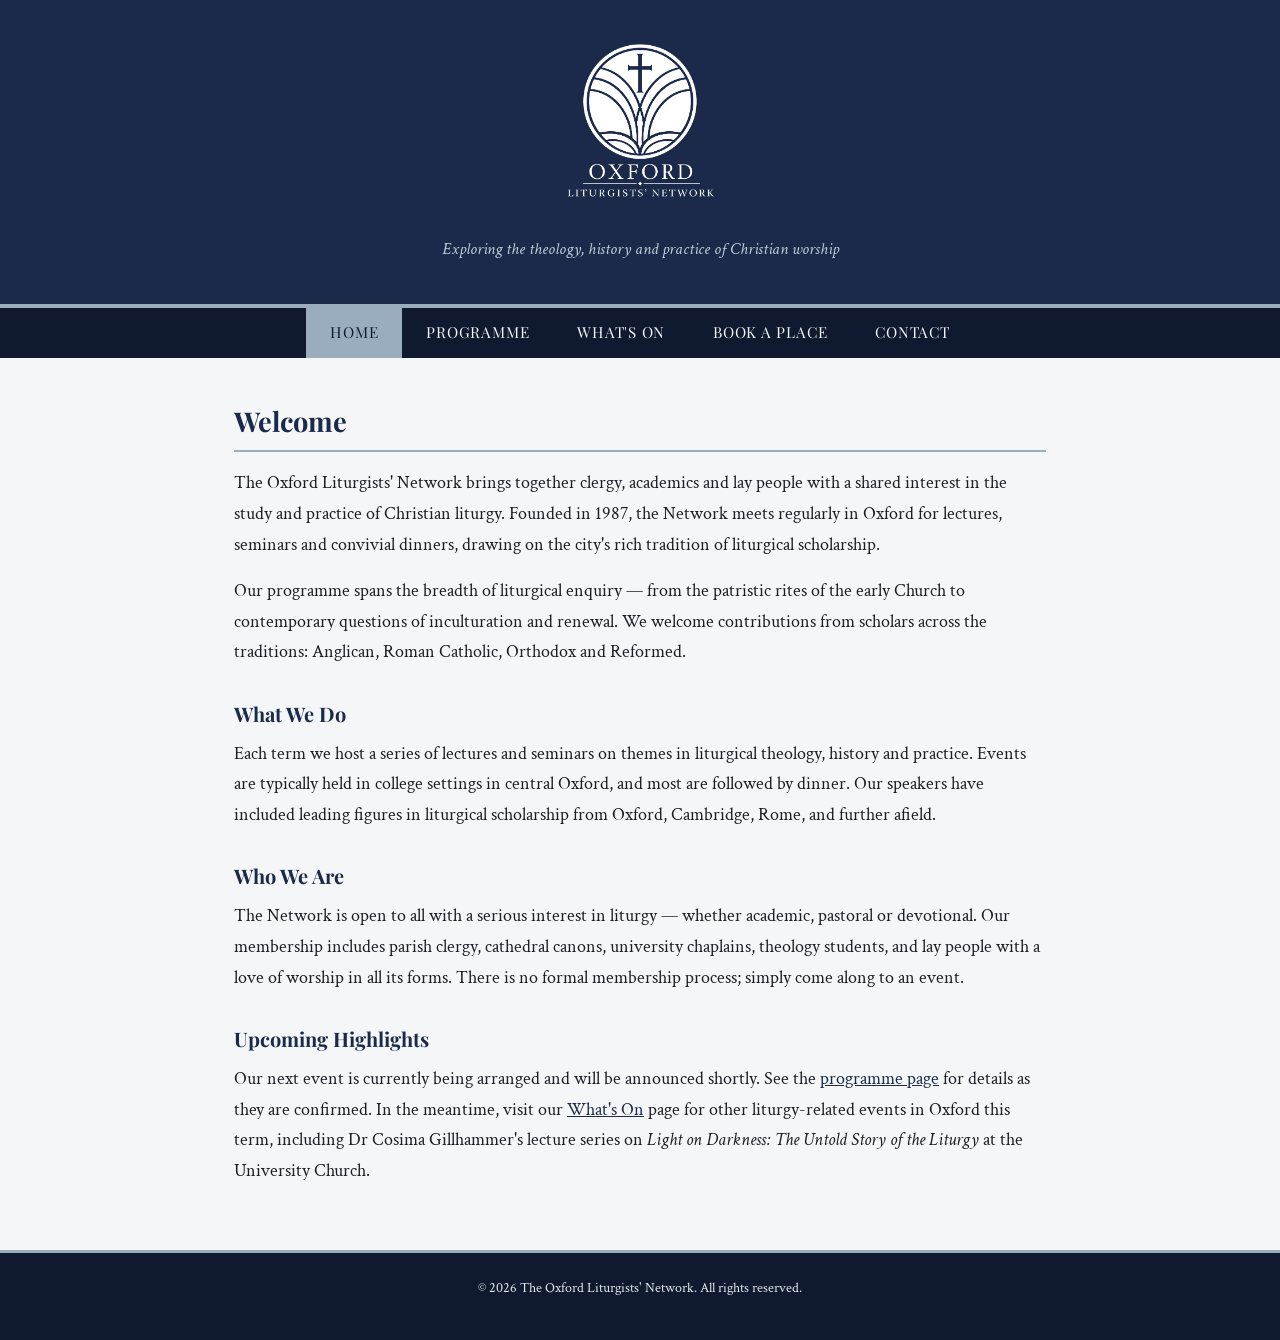
<file: index.html>
<!DOCTYPE html>
<html lang="en">
<head>
  <meta charset="UTF-8">
  <meta name="viewport" content="width=device-width, initial-scale=1.0">
  <title>Oxford Liturgists' Network</title>
  <link rel="stylesheet" href="style.css">
</head>
<body>

<header>
  <a href="index.html"><img src="oln-logo-white.png" alt="Oxford Liturgists' Network" class="logo"></a>
  <p class="subtitle">Exploring the theology, history and practice of Christian worship</p>
</header>

<nav>
  <ul>
    <li><a href="index.html" class="active">Home</a></li>
    <li><a href="events.html">Programme</a></li>
    <li><a href="whatson.html">What's On</a></li>
    <li><a href="booking.html">Book a Place</a></li>
    <li><a href="contact.html">Contact</a></li>
  </ul>
</nav>

<main>
  <h2>Welcome</h2>

  <p>The Oxford Liturgists' Network brings together clergy, academics and lay people with a shared interest in the study and practice of Christian liturgy. Founded in 1987, the Network meets regularly in Oxford for lectures, seminars and convivial dinners, drawing on the city's rich tradition of liturgical scholarship.</p>

  <p>Our programme spans the breadth of liturgical enquiry — from the patristic rites of the early Church to contemporary questions of inculturation and renewal. We welcome contributions from scholars across the traditions: Anglican, Roman Catholic, Orthodox and Reformed.</p>

  <h3>What We Do</h3>

  <p>Each term we host a series of lectures and seminars on themes in liturgical theology, history and practice. Events are typically held in college settings in central Oxford, and most are followed by dinner. Our speakers have included leading figures in liturgical scholarship from Oxford, Cambridge, Rome, and further afield.</p>

  <h3>Who We Are</h3>

  <p>The Network is open to all with a serious interest in liturgy — whether academic, pastoral or devotional. Our membership includes parish clergy, cathedral canons, university chaplains, theology students, and lay people with a love of worship in all its forms. There is no formal membership process; simply come along to an event.</p>

  <h3>Upcoming Highlights</h3>

  <p>Our next event is currently being arranged and will be announced shortly. See the <a href="events.html">programme page</a> for details as they are confirmed. In the meantime, visit our <a href="whatson.html">What's On</a> page for other liturgy-related events in Oxford this term, including Dr Cosima Gillhammer's lecture series on <em>Light on Darkness: The Untold Story of the Liturgy</em> at the University Church.</p>
</main>

<footer>
  <p>&copy; 2026 The Oxford Liturgists' Network. All rights reserved.</p>
</footer>

</body>
</html>
</file>
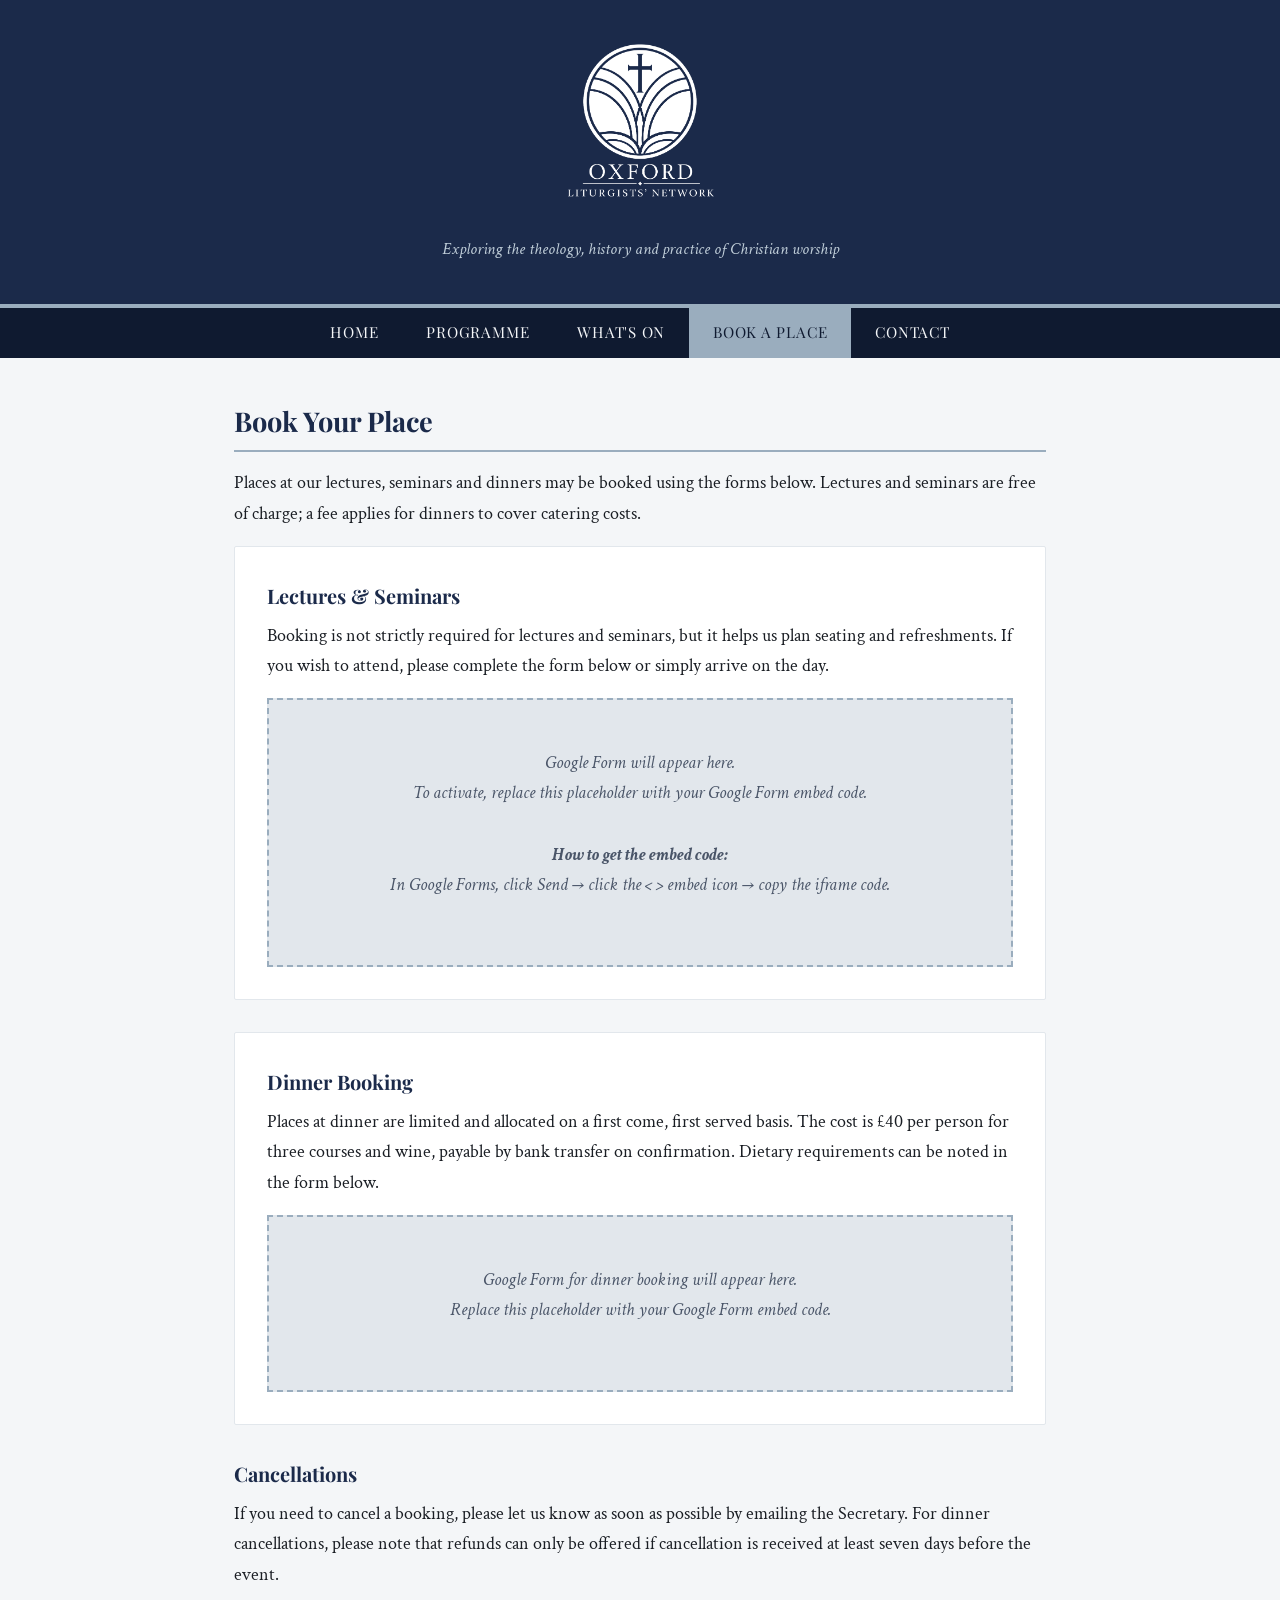
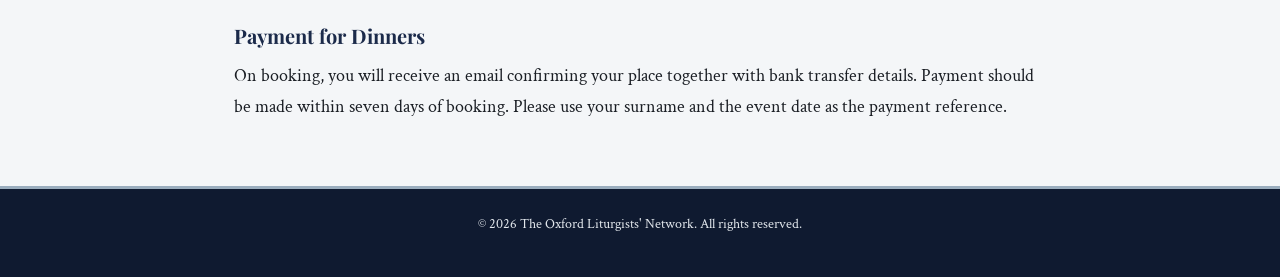
<file: booking.html>
<!DOCTYPE html>
<html lang="en">
<head>
  <meta charset="UTF-8">
  <meta name="viewport" content="width=device-width, initial-scale=1.0">
  <title>Book a Place — Oxford Liturgists' Network</title>
  <link rel="stylesheet" href="style.css">
</head>
<body>

<header>
  <a href="index.html"><img src="oln-logo-white.png" alt="Oxford Liturgists' Network" class="logo"></a>
  <p class="subtitle">Exploring the theology, history and practice of Christian worship</p>
</header>

<nav>
  <ul>
    <li><a href="index.html">Home</a></li>
    <li><a href="events.html">Programme</a></li>
    <li><a href="whatson.html">What's On</a></li>
    <li><a href="booking.html" class="active">Book a Place</a></li>
    <li><a href="contact.html">Contact</a></li>
  </ul>
</nav>

<main>
  <h2>Book Your Place</h2>

  <p>Places at our lectures, seminars and dinners may be booked using the forms below. Lectures and seminars are free of charge; a fee applies for dinners to cover catering costs.</p>

  <div class="booking-section">
    <h3>Lectures &amp; Seminars</h3>
    <p>Booking is not strictly required for lectures and seminars, but it helps us plan seating and refreshments. If you wish to attend, please complete the form below or simply arrive on the day.</p>

    <div class="form-placeholder">
      <!-- REPLACE THIS DIV WITH YOUR GOOGLE FORM EMBED CODE -->
      <!-- Example: -->
      <!-- <iframe src="https://docs.google.com/forms/d/e/YOUR_FORM_ID/viewform?embedded=true" width="100%" height="800" frameborder="0" marginheight="0" marginwidth="0">Loading…</iframe> -->
      <p>Google Form will appear here.<br>
      To activate, replace this placeholder with your Google Form embed code.<br><br>
      <strong>How to get the embed code:</strong><br>
      In Google Forms, click <em>Send</em> &rarr; click the <em>&lt; &gt;</em> embed icon &rarr; copy the iframe code.</p>
    </div>
  </div>

  <div class="booking-section">
    <h3>Dinner Booking</h3>
    <p>Places at dinner are limited and allocated on a first come, first served basis. The cost is £40 per person for three courses and wine, payable by bank transfer on confirmation. Dietary requirements can be noted in the form below.</p>

    <div class="form-placeholder">
      <!-- REPLACE THIS DIV WITH YOUR GOOGLE FORM EMBED CODE FOR DINNER BOOKING -->
      <!-- You may use the same form as above with a "Dinner" option, or a separate form -->
      <p>Google Form for dinner booking will appear here.<br>
      Replace this placeholder with your Google Form embed code.</p>
    </div>
  </div>

  <h3>Cancellations</h3>
  <p>If you need to cancel a booking, please let us know as soon as possible by emailing the Secretary. For dinner cancellations, please note that refunds can only be offered if cancellation is received at least seven days before the event.</p>

  <h3>Payment for Dinners</h3>
  <p>On booking, you will receive an email confirming your place together with bank transfer details. Payment should be made within seven days of booking. Please use your surname and the event date as the payment reference.</p>
</main>

<footer>
  <p>&copy; 2026 The Oxford Liturgists' Network. All rights reserved.</p>
</footer>

</body>
</html>
</file>
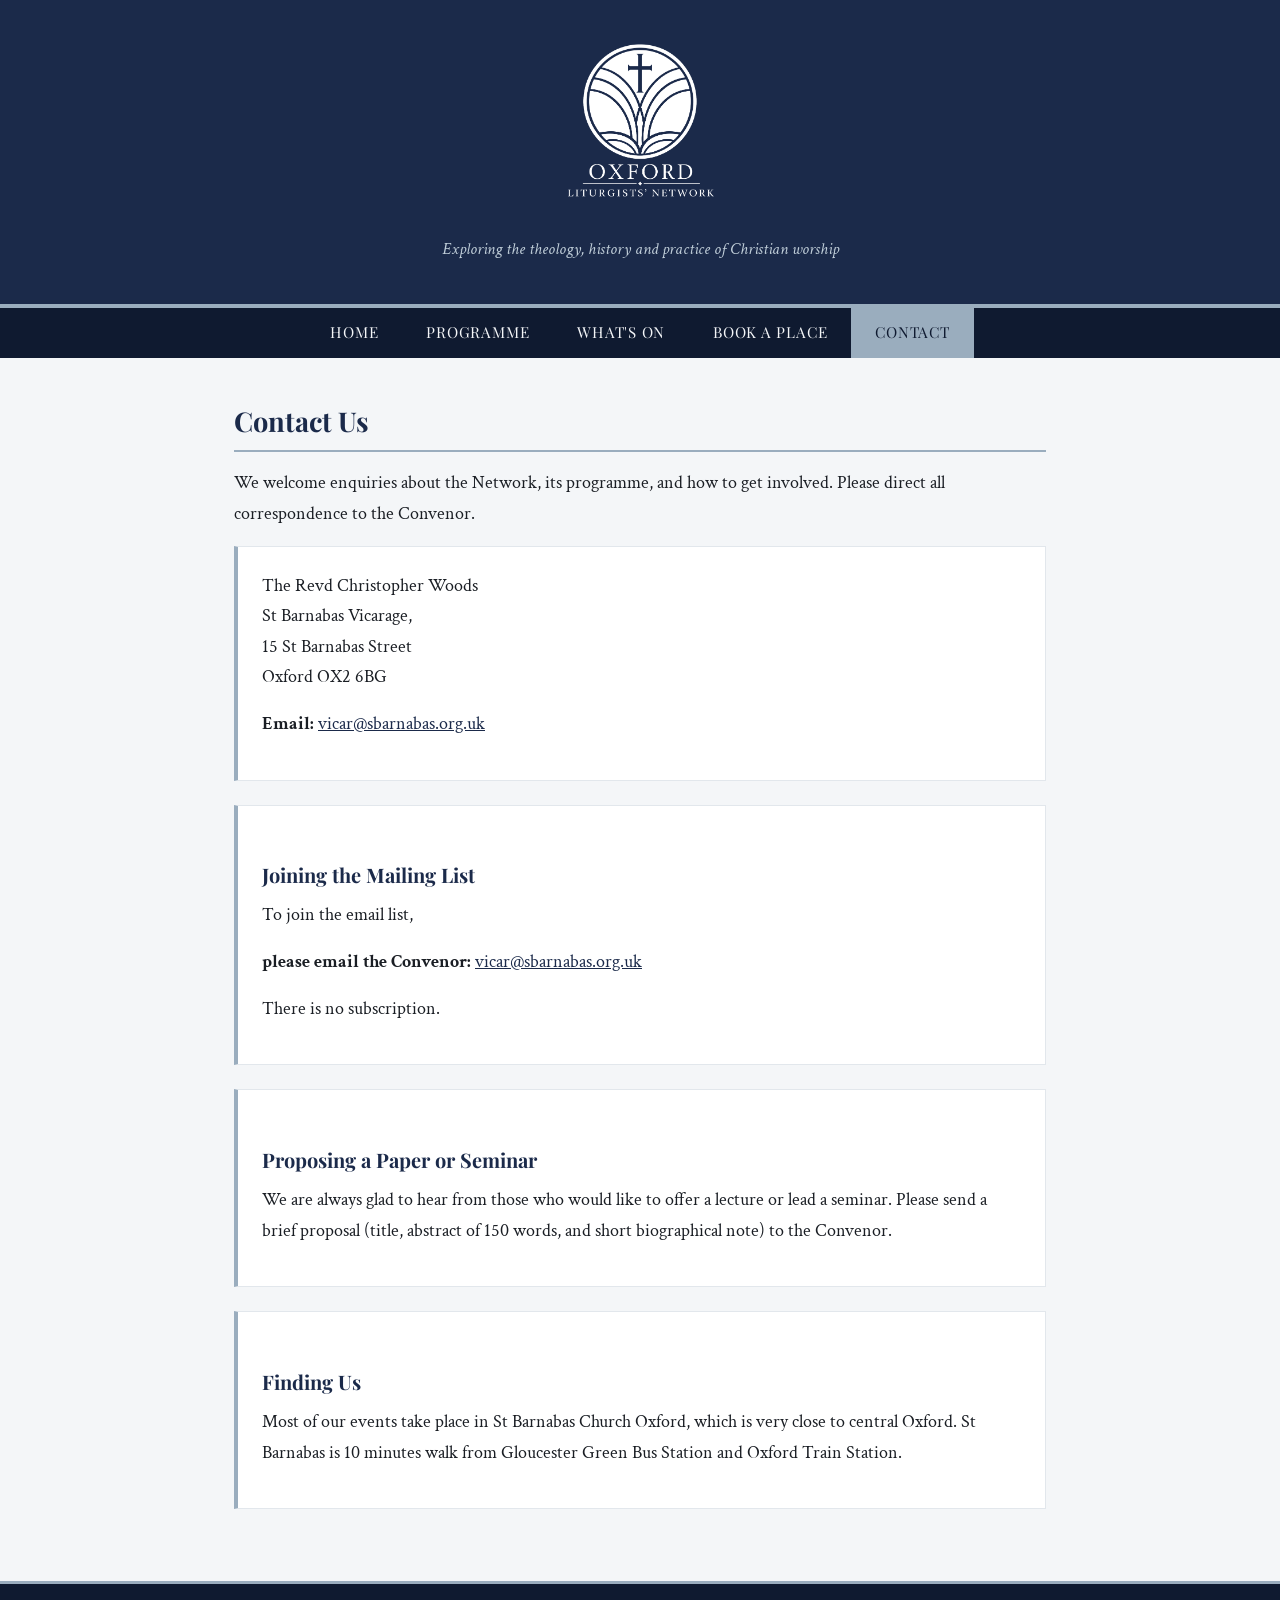
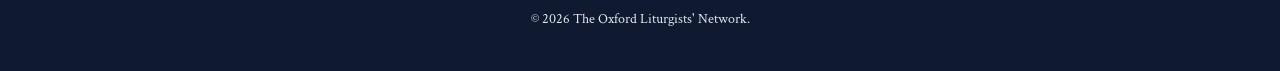
<file: contact.html>
<!DOCTYPE html>
<html lang="en">
<head>
  <meta charset="UTF-8">
  <meta name="viewport" content="width=device-width, initial-scale=1.0">
  <title>Contact — Oxford Liturgists' Network</title>
  <link rel="stylesheet" href="style.css">
</head>
<body>

<header>
  <a href="index.html"><img src="oln-logo-white.png" alt="Oxford Liturgists' Network" class="logo"></a>
  <p class="subtitle">Exploring the theology, history and practice of Christian worship</p>
</header>

<nav>
  <ul>
    <li><a href="index.html">Home</a></li>
    <li><a href="events.html">Programme</a></li>
    <li><a href="whatson.html">What's On</a></li>
    <li><a href="booking.html">Book a Place</a></li>
    <li><a href="contact.html" class="active">Contact</a></li>
  </ul>
</nav>

<main>
  <h2>Contact Us</h2>

  <p>We welcome enquiries about the Network, its programme, and how to get involved. Please direct all correspondence to the Convenor.</p>

  <div class="contact-block">
    The Revd Christopher Woods</br>
   St Barnabas Vicarage,</br>
    15 St Barnabas Street</br>
    Oxford OX2 6BG</br></p>
    <p><strong>Email:</strong> <a href="mailto:vicar@sbarnabas.org.uk">vicar@sbarnabas.org.uk</a></p>
  </div>

  <div class="contact-block">
    <h3>Joining the Mailing List</h3>
    <p>To join the email list, <p><strong>please email the Convenor:</strong> <a href="mailto:vicar@sbarnabas.org.uk">vicar@sbarnabas.org.uk</a></p>There is no subscription.</p>
  </div>

  <div class="contact-block">
    <h3>Proposing a Paper or Seminar</h3>
    <p>We are always glad to hear from those who would like to offer a lecture or lead a seminar. Please send a brief proposal (title, abstract of 150 words, and short biographical note) to the Convenor. </p>
  </div>

  <div class="contact-block">
    <h3>Finding Us</h3>
    <p>Most of our events take place in St Barnabas Church Oxford, which is very close to central Oxford. St Barnabas is 10 minutes walk from Gloucester Green Bus Station and Oxford Train Station.</p>
  </div>
</main>

<footer>
  <p>&copy; 2026 The Oxford Liturgists' Network.</p>
</footer>

</body>
</html>
</file>
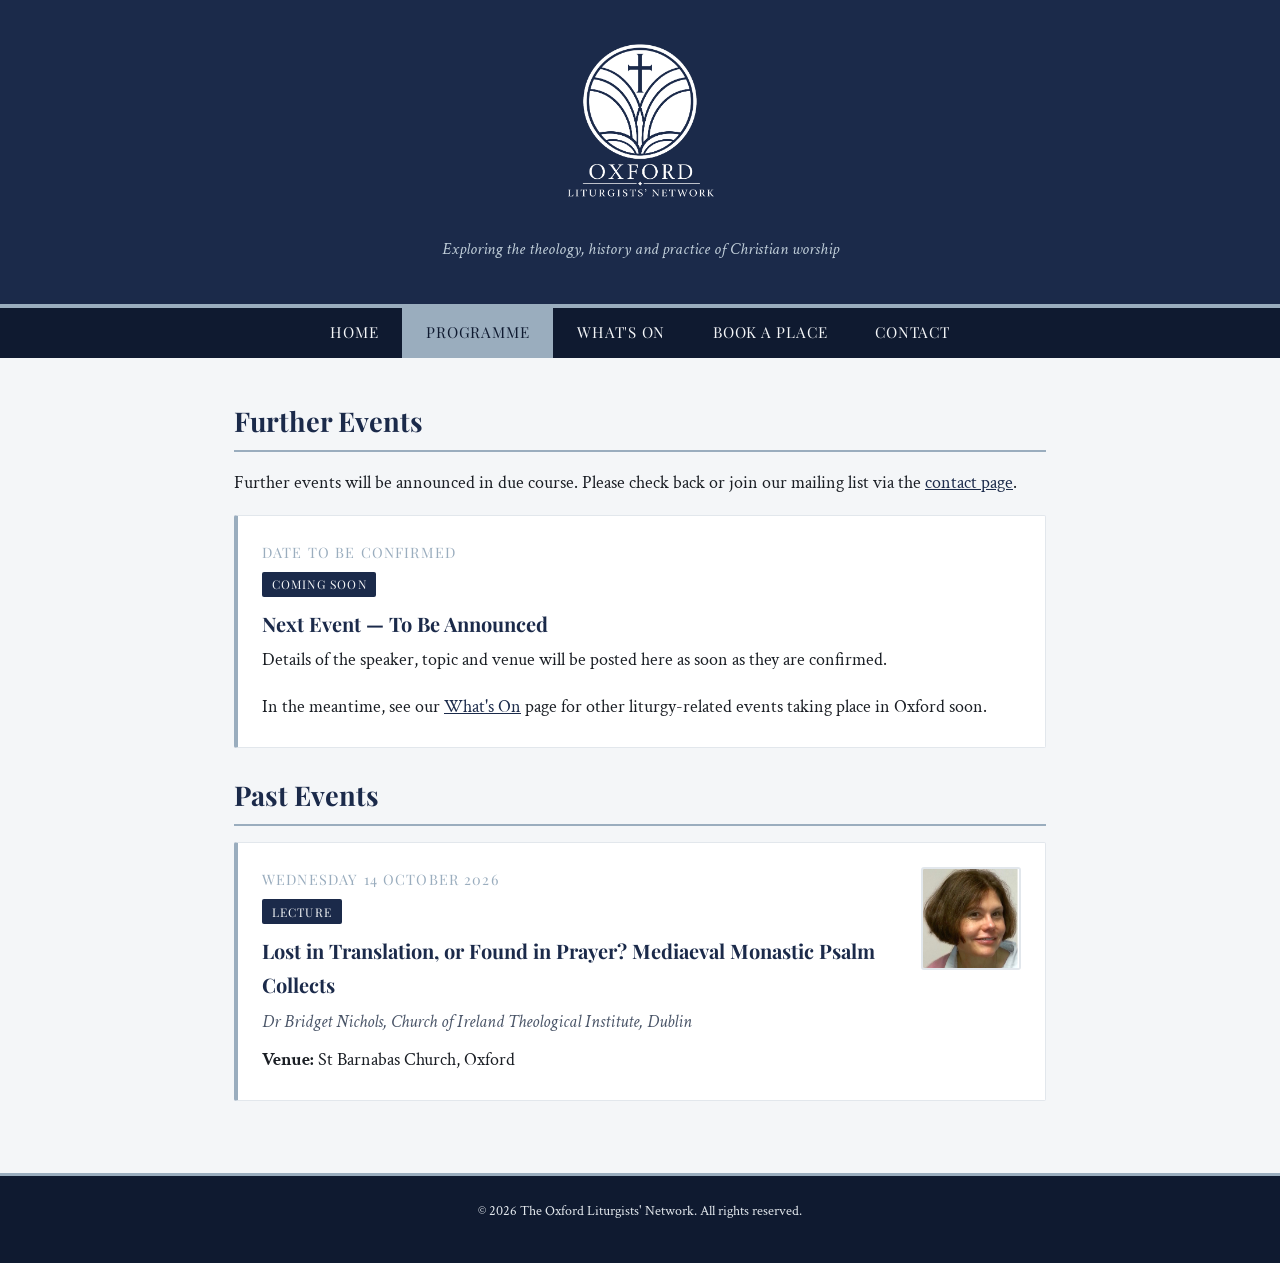
<file: events.html>
<!DOCTYPE html>
<html lang="en">
<head>
  <meta charset="UTF-8">
  <meta name="viewport" content="width=device-width, initial-scale=1.0">
  <title>Programme — Oxford Liturgists' Network</title>
  <link rel="stylesheet" href="style.css">
</head>
<body>

<header>
  <a href="index.html"><img src="oln-logo-white.png" alt="Oxford Liturgists' Network" class="logo"></a>
  <p class="subtitle">Exploring the theology, history and practice of Christian worship</p>
</header>

<nav>
  <ul>
    <li><a href="index.html">Home</a></li>
    <li><a href="events.html" class="active">Programme</a></li>
    <li><a href="whatson.html">What's On</a></li>
    <li><a href="booking.html">Book a Place</a></li>
    <li><a href="contact.html">Contact</a></li>
  </ul>
</nav>

<main>
  <h2>Further Events</h2>
  <p>Further events will be announced in due course. Please check back or join our mailing list via the <a href="contact.html">contact page</a>.</p>

  <div class="event-card">
    <p class="event-date">Date to be confirmed</p>
    <span class="event-type">Coming Soon</span>
    <h3>Next Event — To Be Announced</h3>
    <p>Details of the speaker, topic and venue will be posted here as soon as they are confirmed.</p>
    <p>In the meantime, see our <a href="whatson.html">What's On</a> page for other liturgy-related events taking place in Oxford soon.</p>
  </div>

  <h2>Past Events</h2>

  <div class="event-card">
    <img src="bridget-nichols.jpg" alt="Dr Bridget Nichols" class="speaker-photo">
    <p class="event-date">Wednesday 14 October 2026</p>
    <span class="event-type">Lecture</span>
    <h3>Lost in Translation, or Found in Prayer? Mediaeval Monastic Psalm Collects</h3>
    <p class="event-speaker">Dr Bridget Nichols, Church of Ireland Theological Institute, Dublin</p>
    <p><strong>Venue:</strong> St Barnabas Church, Oxford</p>
  </div>

</main>

<footer>
  <p>&copy; 2026 The Oxford Liturgists' Network. All rights reserved.</p>
</footer>

</body>
</html>
</file>
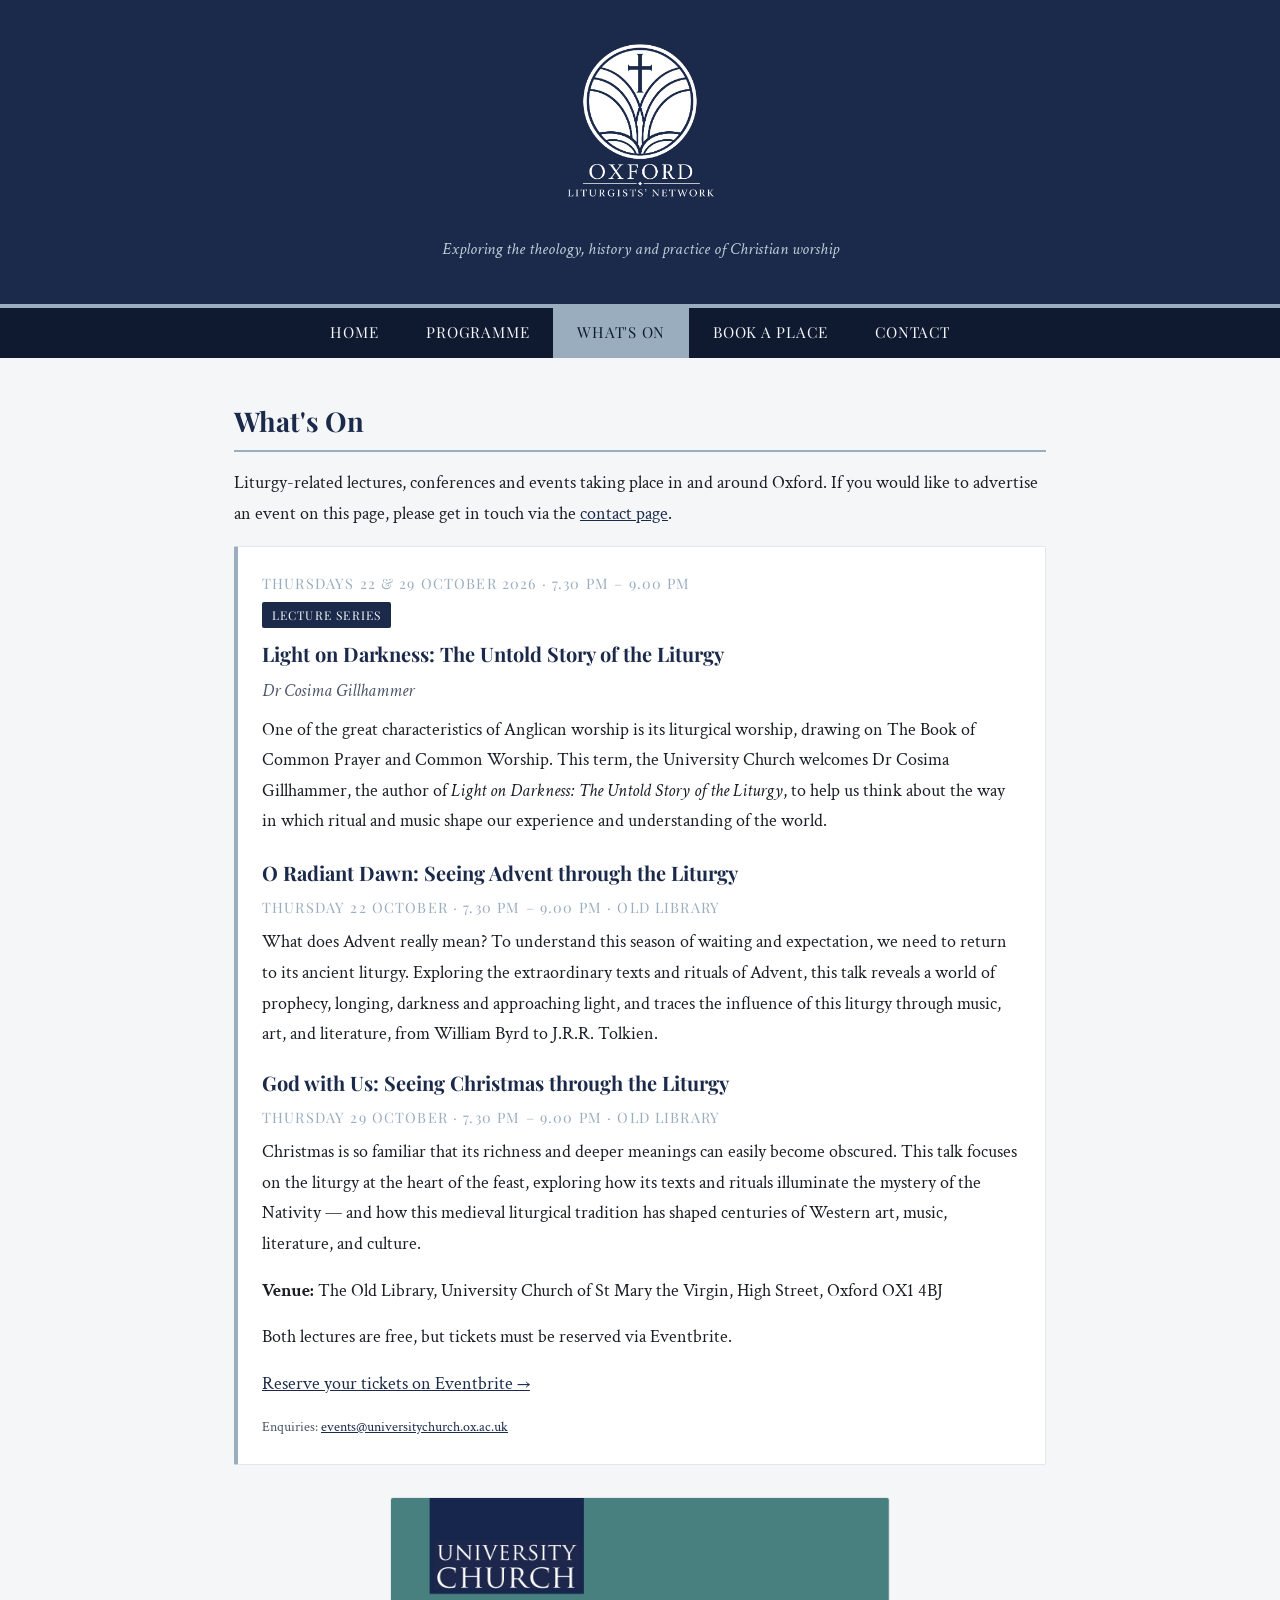
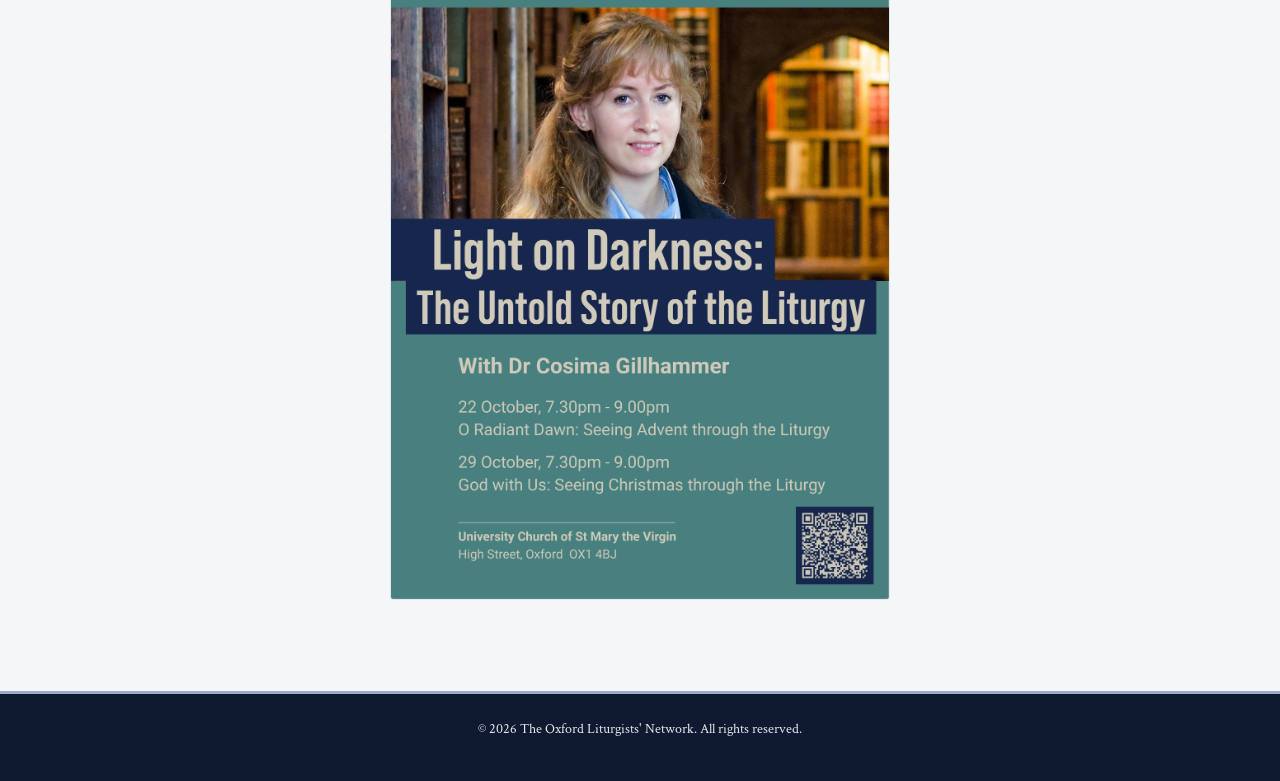
<file: whatson.html>
<!DOCTYPE html>
<html lang="en">
<head>
  <meta charset="UTF-8">
  <meta name="viewport" content="width=device-width, initial-scale=1.0">
  <title>What's On — Oxford Liturgists' Network</title>
  <link rel="stylesheet" href="style.css">
</head>
<body>

<header>
  <a href="index.html"><img src="oln-logo-white.png" alt="Oxford Liturgists' Network" class="logo"></a>
  <p class="subtitle">Exploring the theology, history and practice of Christian worship</p>
</header>

<nav>
  <ul>
    <li><a href="index.html">Home</a></li>
    <li><a href="events.html">Programme</a></li>
    <li><a href="whatson.html" class="active">What's On</a></li>
    <li><a href="booking.html">Book a Place</a></li>
    <li><a href="contact.html">Contact</a></li>
  </ul>
</nav>

<main>
  <h2>What's On</h2>

  <p>Liturgy-related lectures, conferences and events taking place in and around Oxford. If you would like to advertise an event on this page, please get in touch via the <a href="contact.html">contact page</a>.</p>

  <div class="event-card">
    <p class="event-date">Thursdays 22 &amp; 29 October 2026 · 7.30 pm – 9.00 pm</p>
    <span class="event-type">Lecture Series</span>
    <h3>Light on Darkness: The Untold Story of the Liturgy</h3>
    <p class="event-speaker">Dr Cosima Gillhammer</p>
    <p>One of the great characteristics of Anglican worship is its liturgical worship, drawing on The Book of Common Prayer and Common Worship. This term, the University Church welcomes Dr Cosima Gillhammer, the author of <em>Light on Darkness: The Untold Story of the Liturgy</em>, to help us think about the way in which ritual and music shape our experience and understanding of the world.</p>

    <h3 style="margin-top: 1.2rem;">O Radiant Dawn: Seeing Advent through the Liturgy</h3>
    <p class="event-date" style="margin-bottom: 0.5rem;">Thursday 22 October · 7.30 pm – 9.00 pm · Old Library</p>
    <p>What does Advent really mean? To understand this season of waiting and expectation, we need to return to its ancient liturgy. Exploring the extraordinary texts and rituals of Advent, this talk reveals a world of prophecy, longing, darkness and approaching light, and traces the influence of this liturgy through music, art, and literature, from William Byrd to J.R.R. Tolkien.</p>

    <h3>God with Us: Seeing Christmas through the Liturgy</h3>
    <p class="event-date" style="margin-bottom: 0.5rem;">Thursday 29 October · 7.30 pm – 9.00 pm · Old Library</p>
    <p>Christmas is so familiar that its richness and deeper meanings can easily become obscured. This talk focuses on the liturgy at the heart of the feast, exploring how its texts and rituals illuminate the mystery of the Nativity — and how this medieval liturgical tradition has shaped centuries of Western art, music, literature, and culture.</p>

    <p><strong>Venue:</strong> The Old Library, University Church of St Mary the Virgin, High Street, Oxford OX1 4BJ</p>
    <p>Both lectures are free, but tickets must be reserved via Eventbrite.</p>
    <p><a href="https://www.eventbrite.com/cc/light-on-darkness-the-untold-story-of-the-liturgy-4881496" target="_blank" rel="noopener">Reserve your tickets on Eventbrite &rarr;</a></p>
    <p style="font-size: 0.9rem; color: var(--text-light);">Enquiries: <a href="mailto:events@universitychurch.ox.ac.uk">events@universitychurch.ox.ac.uk</a></p>
  </div>

  <div style="text-align: center; margin: 2rem 0;">
    <img src="gillhammer-poster.jpg" alt="Light on Darkness lecture series poster — Dr Cosima Gillhammer" style="max-width: 100%; width: 500px; border: 1px solid var(--cream-dark); border-radius: 3px;">
  </div>

</main>

<footer>
  <p>&copy; 2026 The Oxford Liturgists' Network. All rights reserved.</p>
</footer>

</body>
</html>
</file>
<file: style.css>
/* Oxford Liturgists' Group — Stylesheet */

/* Fonts */
@import url('https://fonts.googleapis.com/css2?family=Playfair+Display:ital,wght@0,400;0,600;0,700;1,400&family=Crimson+Text:ital,wght@0,400;0,600;1,400&display=swap');

/* Reset */
*, *::before, *::after { box-sizing: border-box; margin: 0; padding: 0; }

:root {
  --burgundy: #1b2a4a;
  --burgundy-dark: #0f1a30;
  --gold: #9aadbe;
  --gold-light: #c0ced9;
  --cream: #f4f6f8;
  --cream-dark: #e2e7ec;
  --text: #1a1e24;
  --text-light: #4a5568;
  --white: #ffffff;
}

html { scroll-behavior: smooth; }

body {
  font-family: 'Crimson Text', Georgia, 'Times New Roman', serif;
  font-size: 18px;
  line-height: 1.7;
  color: var(--text);
  background-color: var(--cream);
}

/* ---- HEADER ---- */
header {
  background-color: var(--burgundy);
  color: var(--cream);
  text-align: center;
  padding: 2rem 1rem 1.5rem;
  border-bottom: 4px solid var(--gold);
}

header .logo {
  width: 180px;
  height: auto;
  margin-bottom: 0.8rem;
}

header h1 {
  font-family: 'Playfair Display', Georgia, serif;
  font-size: 2.2rem;
  font-weight: 700;
  letter-spacing: 0.03em;
  margin-bottom: 0.25rem;
}

header .subtitle {
  font-family: 'Crimson Text', Georgia, serif;
  font-style: italic;
  font-size: 1.05rem;
  color: var(--gold-light);
}

/* ---- NAVIGATION ---- */
nav {
  background-color: var(--burgundy-dark);
  text-align: center;
  padding: 0;
}

nav ul {
  list-style: none;
  display: flex;
  justify-content: center;
  flex-wrap: wrap;
}

nav li { margin: 0; }

nav a {
  display: block;
  color: var(--cream);
  text-decoration: none;
  padding: 0.75rem 1.5rem;
  font-family: 'Playfair Display', Georgia, serif;
  font-size: 0.95rem;
  letter-spacing: 0.05em;
  text-transform: uppercase;
  transition: background-color 0.2s, color 0.2s;
}

nav a:hover,
nav a.active {
  background-color: var(--gold);
  color: var(--burgundy-dark);
}

/* ---- MAIN CONTENT ---- */
main {
  max-width: 860px;
  margin: 0 auto;
  padding: 2.5rem 1.5rem 3rem;
}

h2 {
  font-family: 'Playfair Display', Georgia, serif;
  font-size: 1.7rem;
  color: var(--burgundy);
  margin-bottom: 1rem;
  border-bottom: 2px solid var(--gold);
  padding-bottom: 0.4rem;
}

h3 {
  font-family: 'Playfair Display', Georgia, serif;
  font-size: 1.25rem;
  color: var(--burgundy);
  margin-top: 1.8rem;
  margin-bottom: 0.5rem;
}

p { margin-bottom: 1rem; }

a { color: var(--burgundy); }
a:hover { color: var(--gold); }

/* ---- EVENT CARDS ---- */
.event-card {
  background: var(--white);
  border: 1px solid var(--cream-dark);
  border-left: 4px solid var(--gold);
  padding: 1.5rem;
  margin-bottom: 1.5rem;
  border-radius: 2px;
}

.event-card .event-date {
  font-family: 'Playfair Display', Georgia, serif;
  font-size: 0.9rem;
  text-transform: uppercase;
  letter-spacing: 0.08em;
  color: var(--gold);
  margin-bottom: 0.3rem;
}

.event-card h3 {
  margin-top: 0;
  margin-bottom: 0.3rem;
}

.event-card .event-speaker {
  font-style: italic;
  color: var(--text-light);
  margin-bottom: 0.5rem;
}

.event-card .event-type {
  display: inline-block;
  font-family: 'Playfair Display', Georgia, serif;
  font-size: 0.75rem;
  text-transform: uppercase;
  letter-spacing: 0.1em;
  background: var(--burgundy);
  color: var(--cream);
  padding: 0.15rem 0.6rem;
  border-radius: 2px;
  margin-bottom: 0.6rem;
}

.event-card p:last-child { margin-bottom: 0; }

.event-card .speaker-photo {
  float: right;
  width: 100px;
  height: auto;
  margin: 0 0 1rem 1.5rem;
  border-radius: 3px;
  border: 2px solid var(--cream-dark);
}

@media (max-width: 600px) {
  .event-card .speaker-photo {
    float: none;
    display: block;
    margin: 0 auto 1rem;
    width: 80px;
  }
}

/* ---- BOOKING / FORM ---- */
.booking-section {
  background: var(--white);
  border: 1px solid var(--cream-dark);
  padding: 2rem;
  margin-bottom: 2rem;
  border-radius: 2px;
}

.booking-section h3 {
  margin-top: 0;
}

.form-placeholder {
  background: var(--cream-dark);
  border: 2px dashed var(--gold);
  padding: 3rem 2rem;
  text-align: center;
  color: var(--text-light);
  font-style: italic;
  margin-top: 1rem;
}

/* ---- CONTACT INFO ---- */
.contact-block {
  background: var(--white);
  border: 1px solid var(--cream-dark);
  border-left: 4px solid var(--gold);
  padding: 1.5rem;
  margin-bottom: 1.5rem;
}

/* ---- FOOTER ---- */
footer {
  background-color: var(--burgundy-dark);
  color: var(--cream-dark);
  text-align: center;
  padding: 1.5rem 1rem;
  font-size: 0.85rem;
  border-top: 3px solid var(--gold);
}

footer a {
  color: var(--gold-light);
}

/* ---- RESPONSIVE ---- */
@media (max-width: 600px) {
  header h1 { font-size: 1.6rem; }
  nav a { padding: 0.6rem 1rem; font-size: 0.85rem; }
  main { padding: 1.5rem 1rem 2rem; }
  h2 { font-size: 1.4rem; }
}
</file>
